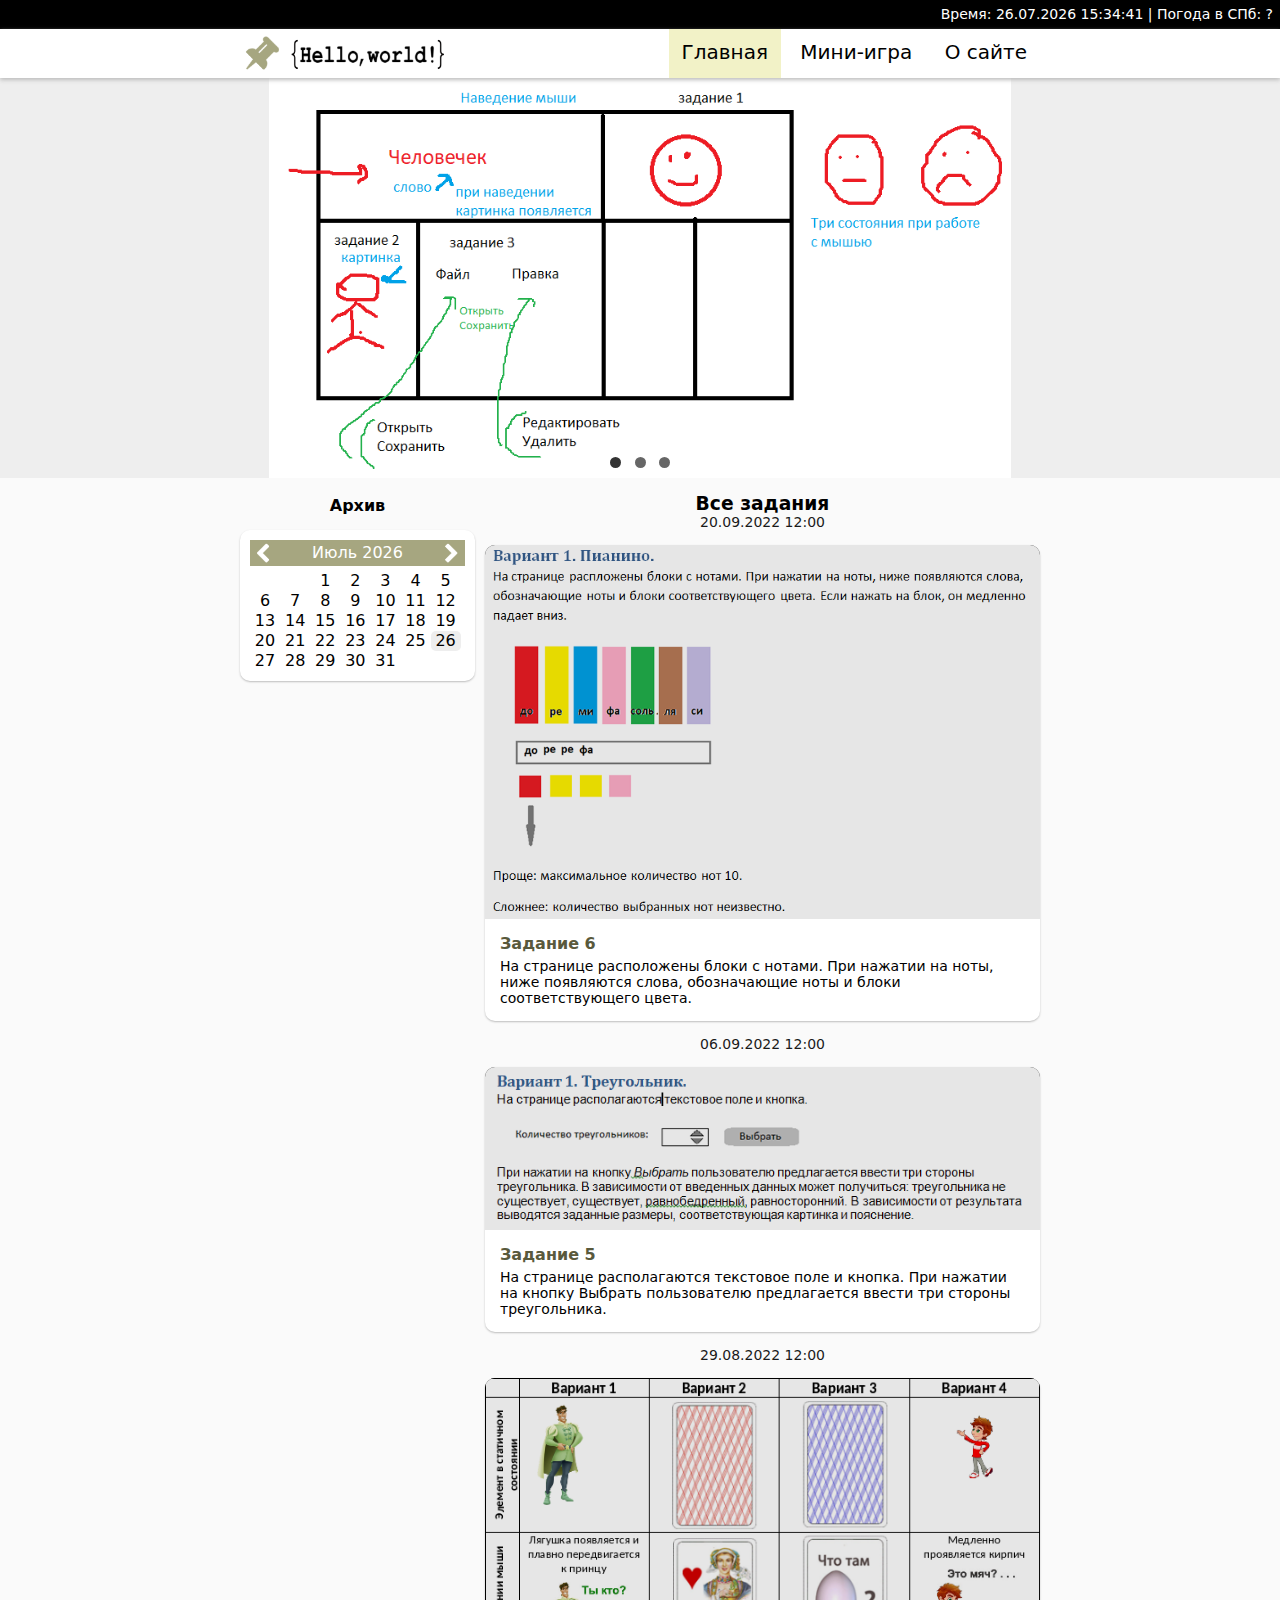
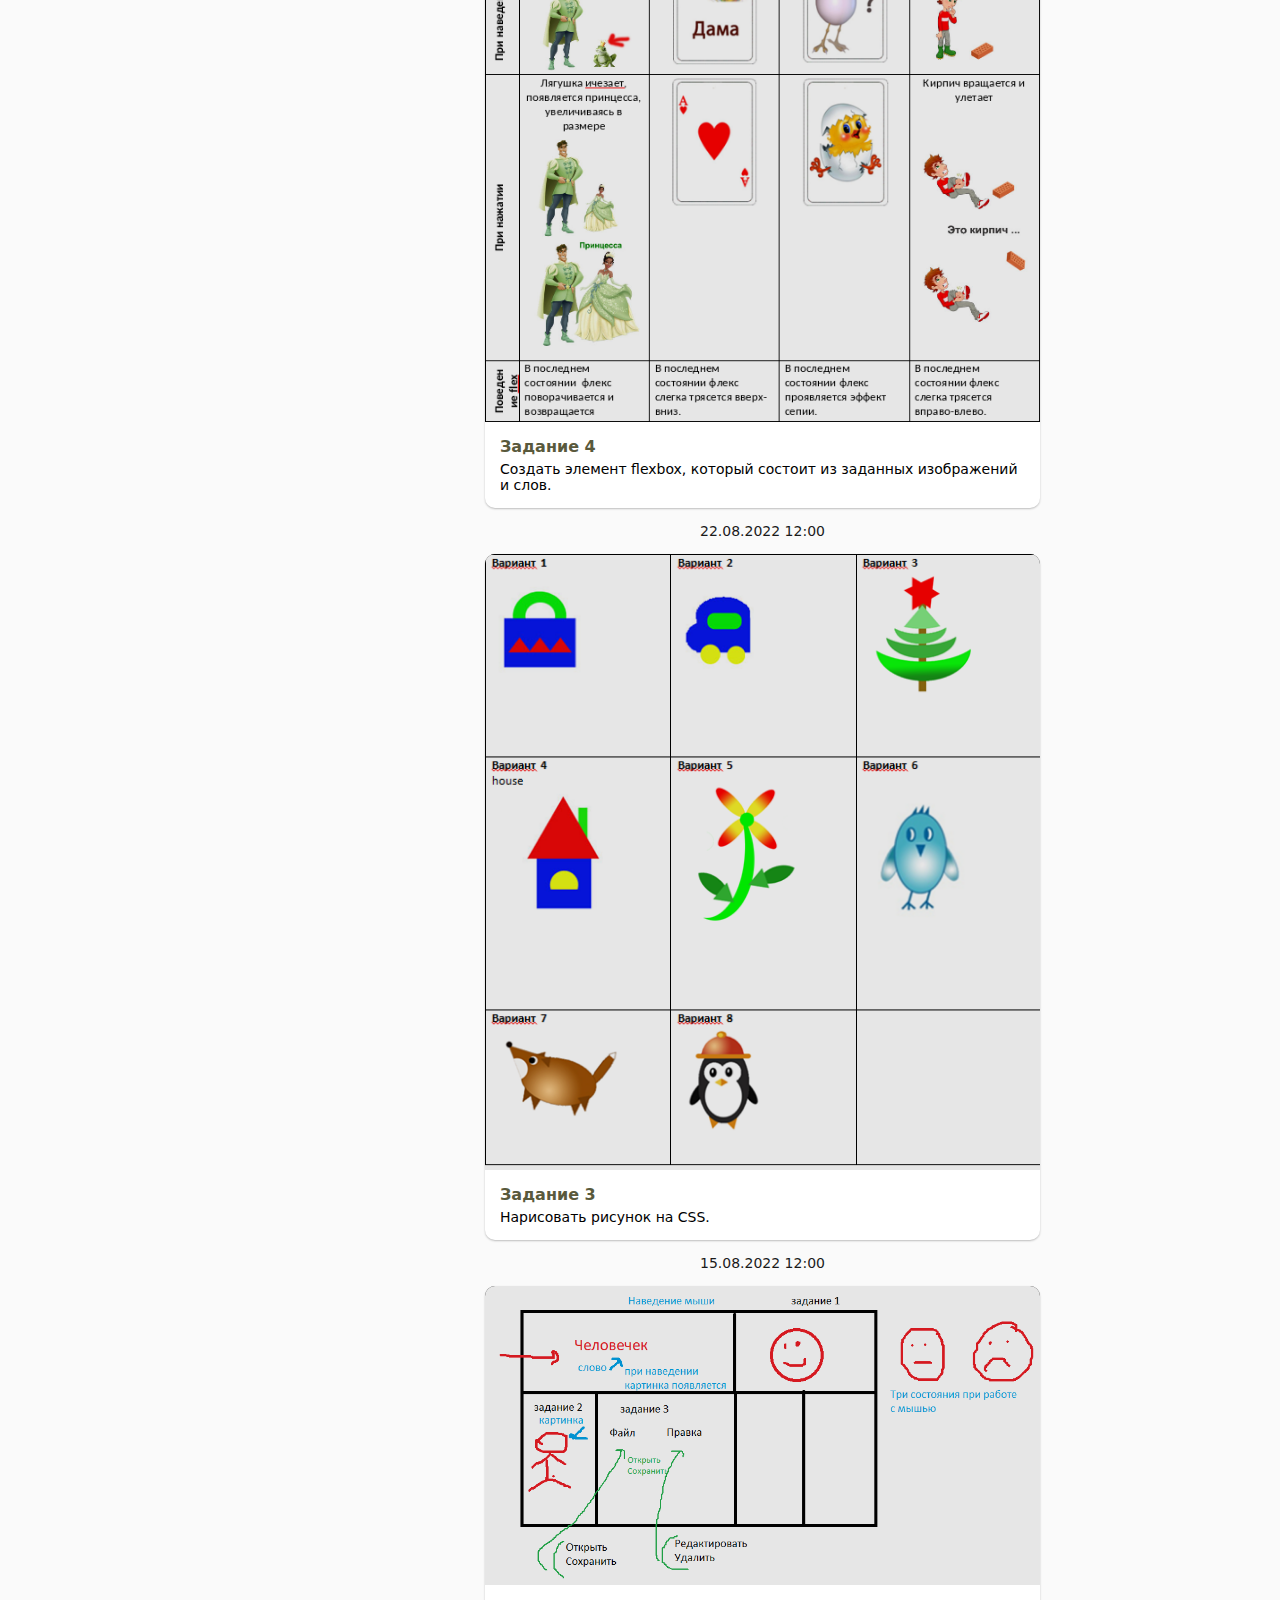
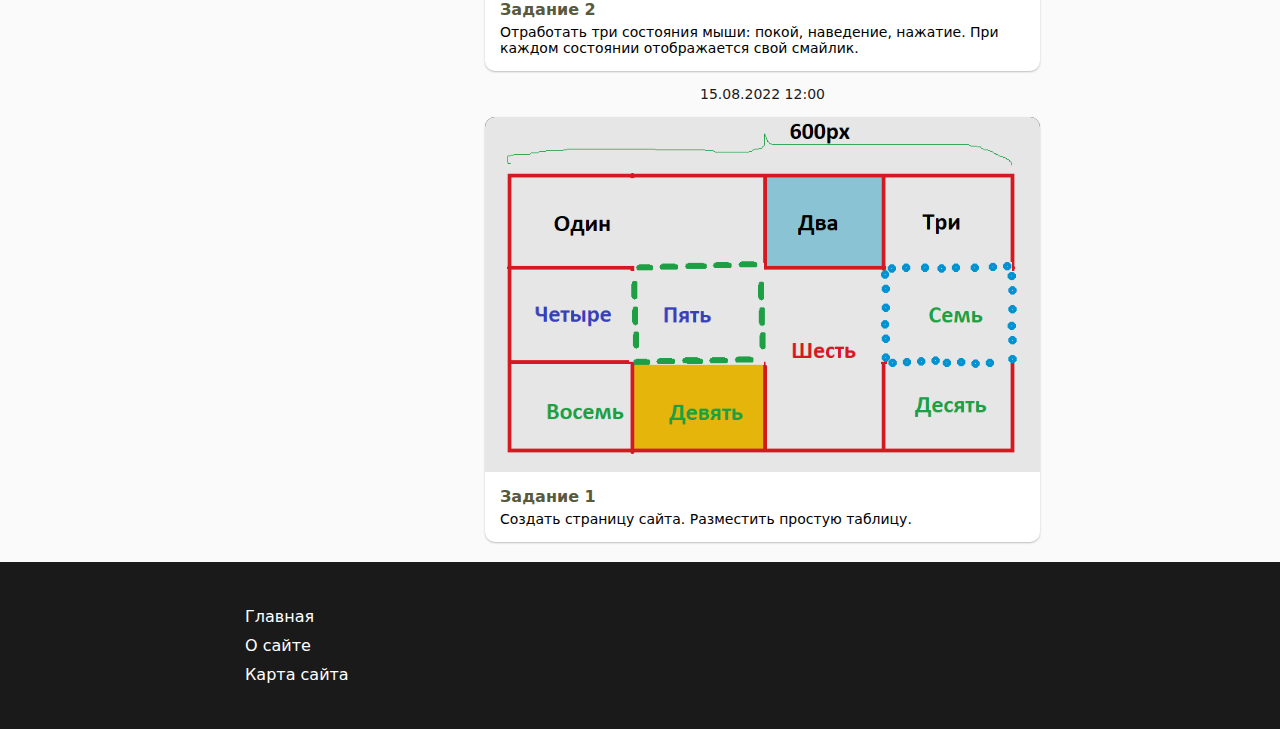
<file: index.html>
<!DOCTYPE html>
<html>
    <head>
        <meta charset="utf-8">
        <title>Hello, world!</title>
        <link rel="icon" type="image/x-icon" href="img/favicon.ico">
        <meta name="viewport" content="width=device-width, initial-scale=1, maximum-scale=1, minimum-scale=1">
        <link rel="stylesheet" href="css/style.css">
    </head>
    <body>
        <header>
            <div class="topbar">
                <span>Время: </span>
                <span id="time"></span>
                <span>| Погода в СПб: </span>
                <span id="weather"></span>
            </div>
            <div id="header">
                <div id="menu" class="c-center">
                    <img id="btnclose" src="img/close.png">
                    <img class="logo" src="img/logo.png">
                    <ul>
                        <a href="index.html"><li class="selected">Главная</li></a>
                        <a href="play.html"><li>Мини-игра</li></a>
                        <a href="about.html"><li>О сайте</li></a>
                    </ul>
                </div>
                <div class="c-center mobile">
                    <img id="btnmenu" src="img/menu.png">
                </div>
            </div>
        </header>
        <div class="slider">
            <ul class="slides">
                <input type="radio" name="radio-btn" id="img-1" checked>
                <div class="slide-container">
                    <div class="slide">
                        <img src="img/mouse1.png">
                    </div>
                    <div class="nav">
                        <label for="img-3" class="prev"><img src="img/left.png"></label>
                        <label for="img-2" class="next"><img src="img/right.png"></label>
                    </div>
                </div>
                <input type="radio" name="radio-btn" id="img-2">
                <div class="slide-container">
                    <div class="slide">
                      <img src="img/Безымянный.png">
                    </div>
                    <div class="nav">
                        <label for="img-1" class="prev"><img src="img/left.png"></label>
                        <label for="img-3" class="next"><img src="img/right.png"></label>
                    </div>
                </div>
                <input type="radio" name="radio-btn" id="img-3">
                <div class="slide-container">
                    <div class="slide">
                      <img src="img/задание.PNG">
                    </div>
                    <div class="nav">
                        <label for="img-2" class="prev"><img src="img/left.png"></label>
                        <label for="img-1" class="next"><img src="img/right.png"></label>
                    </div>
                </div>
                <div class="nav-dots">
                    <label for="img-1" class="nav-dot" id="img-dot-1"></label>
                    <label for="img-2" class="nav-dot" id="img-dot-2"></label>
                    <label for="img-3" class="nav-dot" id="img-dot-3"></label>
                </div>
            </ul>
        </div>
        <div class="container mainpage">
            <div class="c-center">
                <div class="c-left">
                    <h4>Архив</h4>
                    <div class="c-box" id="calendar"></div>
                </div>
                <div id="content" class="c-right"></div>
            </div>
        </div>
        <footer>
            <div class="footer">
                <div class="c-center">
                    <ul>
                        <a href="index.html"><li>Главная</li></a>
                        <a href="about.html"><li>О сайте</li></a>
                        <a href="sitemap.html"><li>Карта сайта</li></a>
                    </ul>
                </div>
            </div>
        </footer>
        <script src="js/index.js"></script>
        <script>
(function () {
    window.addEventListener("load", function () {
        myBlog.load();
    });
})();
        </script>
    </body>
</html>
</file>
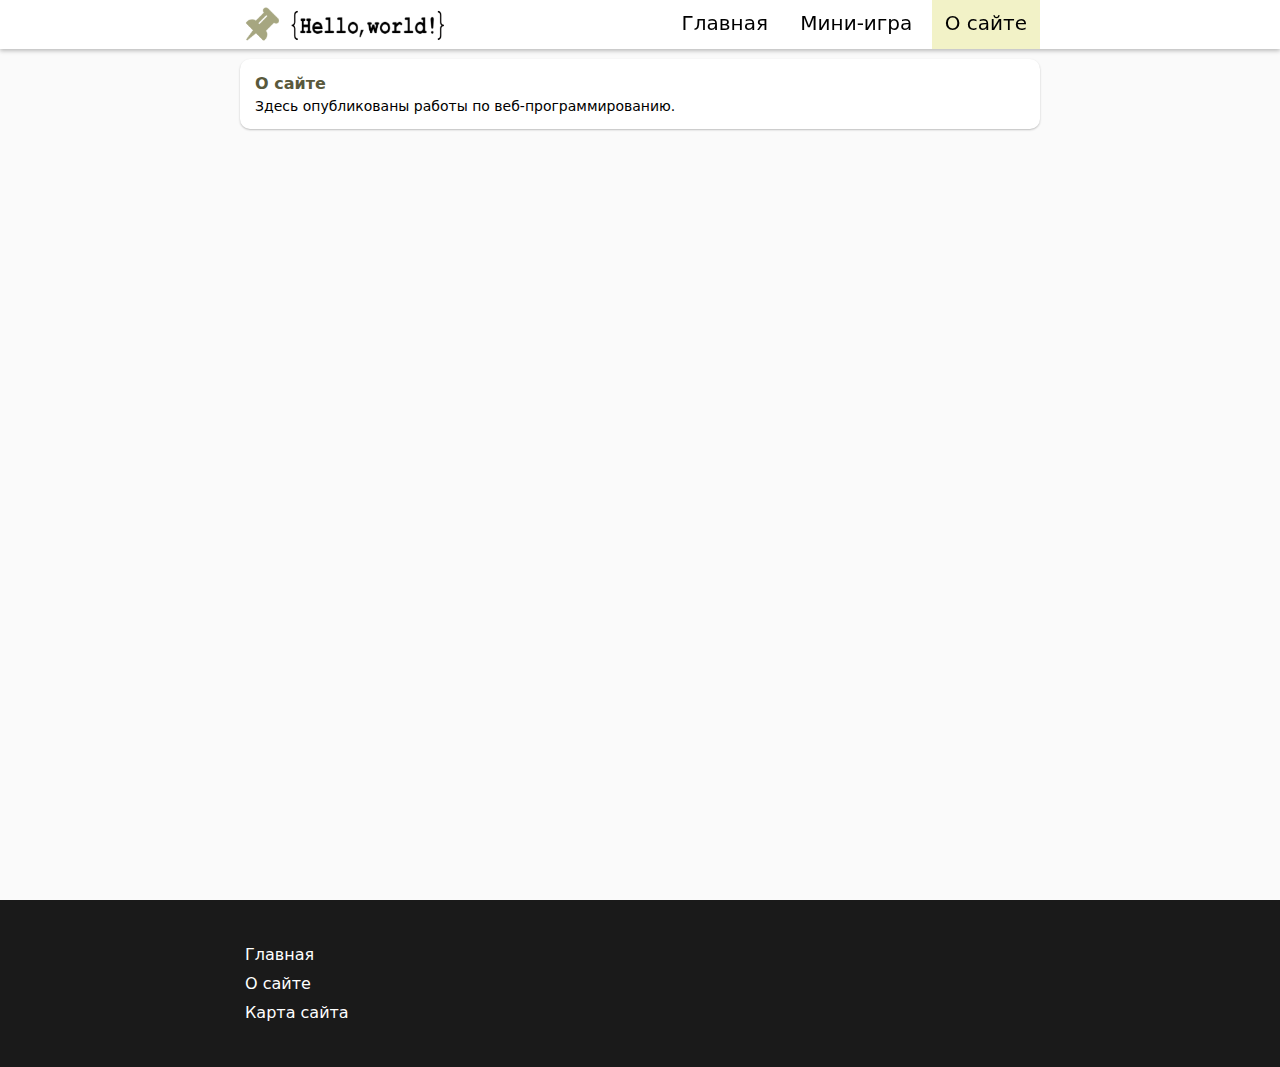
<file: about.html>
<!DOCTYPE html>
<html>
    <head>
        <meta charset="utf-8">
        <title>О сайте | Hello, world!</title>
        <link rel="icon" type="image/x-icon" href="img/favicon.ico">
        <meta name="viewport" content="width=device-width, initial-scale=1, maximum-scale=1, minimum-scale=1">
        <link rel="stylesheet" href="css/style.css">
    </head>
    <body>
        <header>
            <div id="header">
                <div id="menu" class="c-center">
                    <img id="btnclose" src="img/close.png">
                    <img class="logo" src="img/logo.png">
                    <ul>
                        <a href="index.html"><li>Главная</li></a>
                        <a href="play.html"><li>Мини-игра</li></a>
                        <a href="about.html"><li class="selected">О сайте</li></a>
                    </ul>
                </div>
                <div class="c-center mobile">
                    <img id="btnmenu" src="img/menu.png">
                </div>
            </div>
        </header>
        <div class="container">
            <div class="c-center">
                <article>
                    <div class="c-box">
                        <h4>О сайте</h4>
                        <p>Здесь опубликованы работы по веб-программированию.</p>
                    </div>
                </article>
            </div>
        </div>
        <footer>
            <div class="footer">
                <div class="c-center">
                    <ul>
                        <a href="index.html"><li>Главная</li></a>
                        <a href="about.html"><li>О сайте</li></a>
                        <a href="sitemap.html"><li>Карта сайта</li></a>
                    </ul>
                </div>
            </div>
        </footer>
        <script src="js/index.js"></script>
    </body>
</html>
</file>
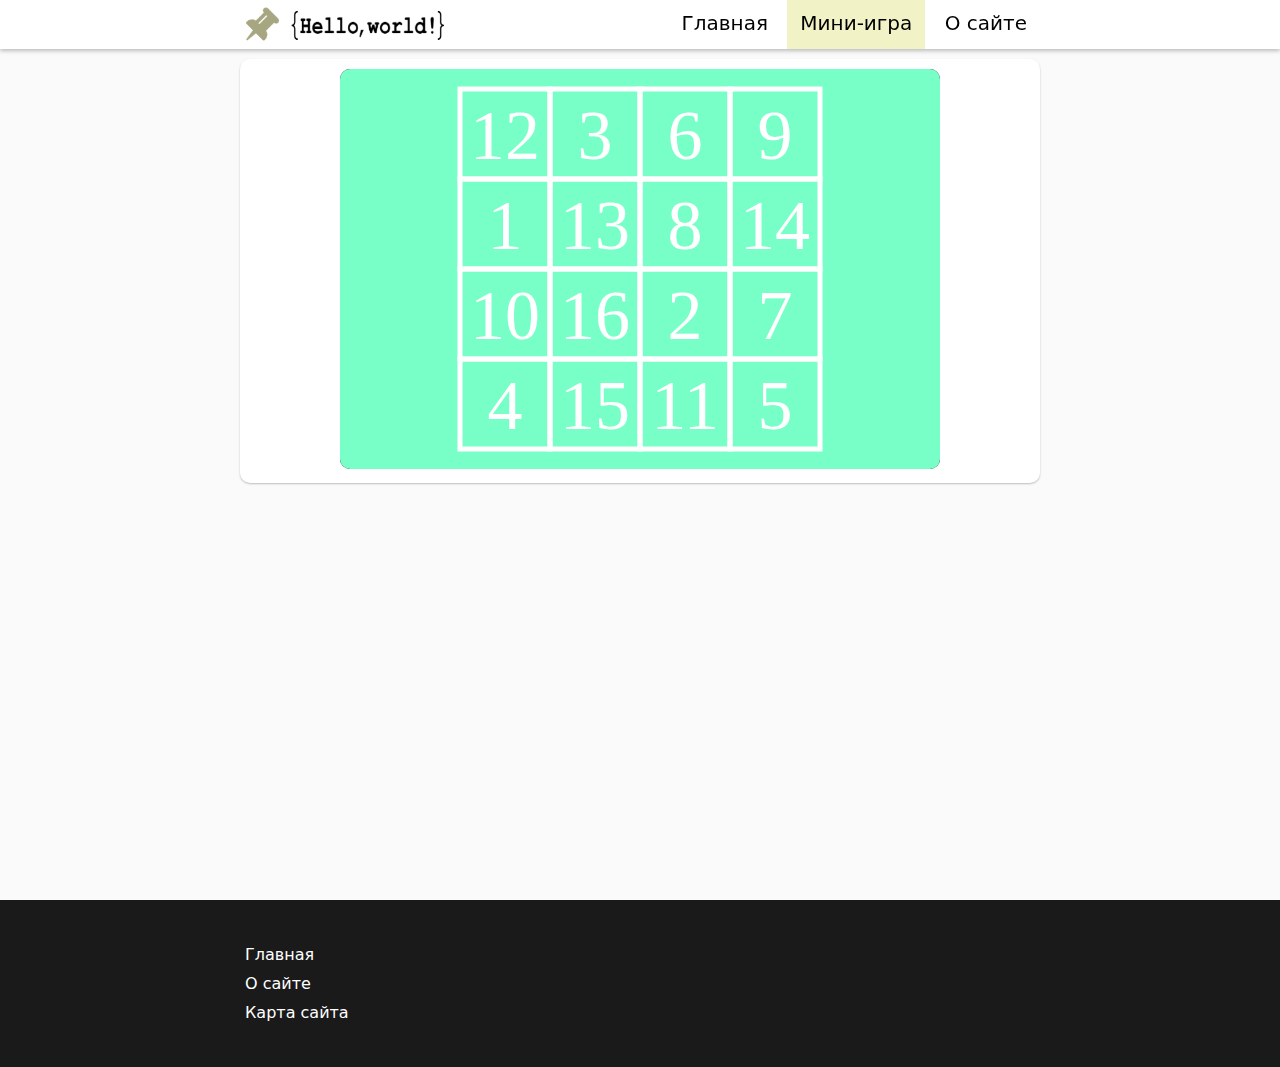
<file: play.html>
<!DOCTYPE html>
<html>
    <head>
        <meta charset="utf-8">
        <title>Мини-игра | Hello, world!</title>
        <link rel="icon" type="image/x-icon" href="img/favicon.ico">
        <meta name="viewport" content="width=device-width, initial-scale=1, maximum-scale=1, minimum-scale=1">
        <link rel="stylesheet" href="css/style.css">
    </head>
    <body>
        <header>
            <div id="header">
                <div id="menu" class="c-center">
                    <img id="btnclose" src="img/close.png">
                    <img class="logo" src="img/logo.png">
                    <ul>
                        <a href="index.html"><li>Главная</li></a>
                        <a href="play.html"><li class="selected">Мини-игра</li></a>
                        <a href="about.html"><li>О сайте</li></a>
                    </ul>
                </div>
                <div class="c-center mobile">
                    <img id="btnmenu" src="img/menu.png">
                </div>
            </div>
        </header>
        <div class="container">
            <div class="c-center">
                <div id="app" style="text-align:center;" class="c-box example"></div>
            </div>
        </div>
        <footer>
            <div class="footer">
                <div class="c-center">
                    <ul>
                        <a href="index.html"><li>Главная</li></a>
                        <a href="about.html"><li>О сайте</li></a>
                        <a href="sitemap.html"><li>Карта сайта</li></a>
                    </ul>
                </div>
            </div>
        </footer>
        <script src="js/index.js"></script>
        <script src="js/play.js"></script>
    </body>
</html>
</file>
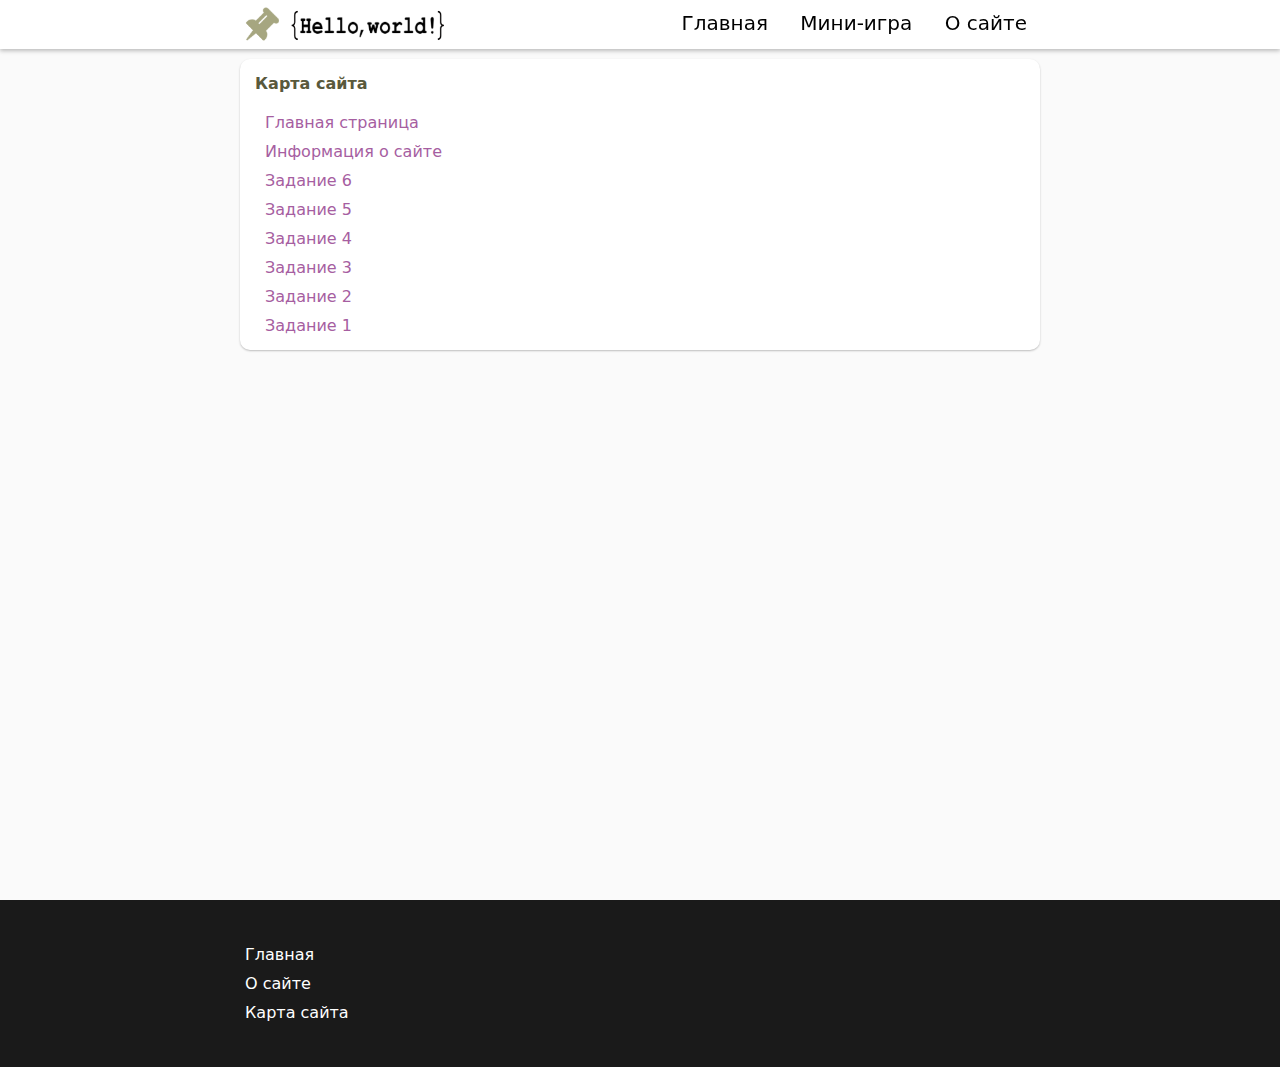
<file: sitemap.html>
<!DOCTYPE html>
<html>
    <head>
        <meta charset="utf-8">
        <title>Карта сайта | Hello, world!</title>
        <link rel="icon" type="image/x-icon" href="img/favicon.ico">
        <meta name="viewport" content="width=device-width, initial-scale=1, maximum-scale=1, minimum-scale=1">
        <link rel="stylesheet" href="css/style.css">
    </head>
    <body>
        <header>
            <div id="header">
                <div id="menu" class="c-center">
                    <img id="btnclose" src="img/close.png">
                    <img class="logo" src="img/logo.png">
                    <ul>
                        <a href="index.html"><li>Главная</li></a>
                        <a href="play.html"><li>Мини-игра</li></a>
                        <a href="about.html"><li>О сайте</li></a>
                    </ul>
                </div>
                <div class="c-center mobile">
                    <img id="btnmenu" src="img/menu.png">
                </div>
            </div>
        </header>
        <div class="container">
            <div class="c-center">
                <article>
                    <div class="c-box">
                        <h4>Карта сайта</h4>
                        <ul>
                            <a href="index.html"><li>Главная страница</li></a>
                            <a href="about.html"><li>Информация о сайте</li></a>
                            <a href="pages/js-element.html"><li>Задание 6</li></a>
                            <a href="pages/strojka.html"><li>Задание 5</li></a>
                            <a href="pages/flexbox.html"><li>Задание 4</li></a>
                            <a href="pages/picture-css.html"><li>Задание 3</li></a>
                            <a href="pages/links.html"><li>Задание 2</li></a>
                            <a href="pages/table.html"><li>Задание 1</li></a>
                        </ul>
                    </div>
                </article>
            </div>
        </div>
        <footer>
            <div class="footer">
                <div class="c-center">
                    <ul>
                        <a href="index.html"><li>Главная</li></a>
                        <a href="about.html"><li>О сайте</li></a>
                        <a href="sitemap.html"><li>Карта сайта</li></a>
                    </ul>
                </div>
            </div>
        </footer>
        <script src="js/index.js"></script>
    </body>
</html>
</file>
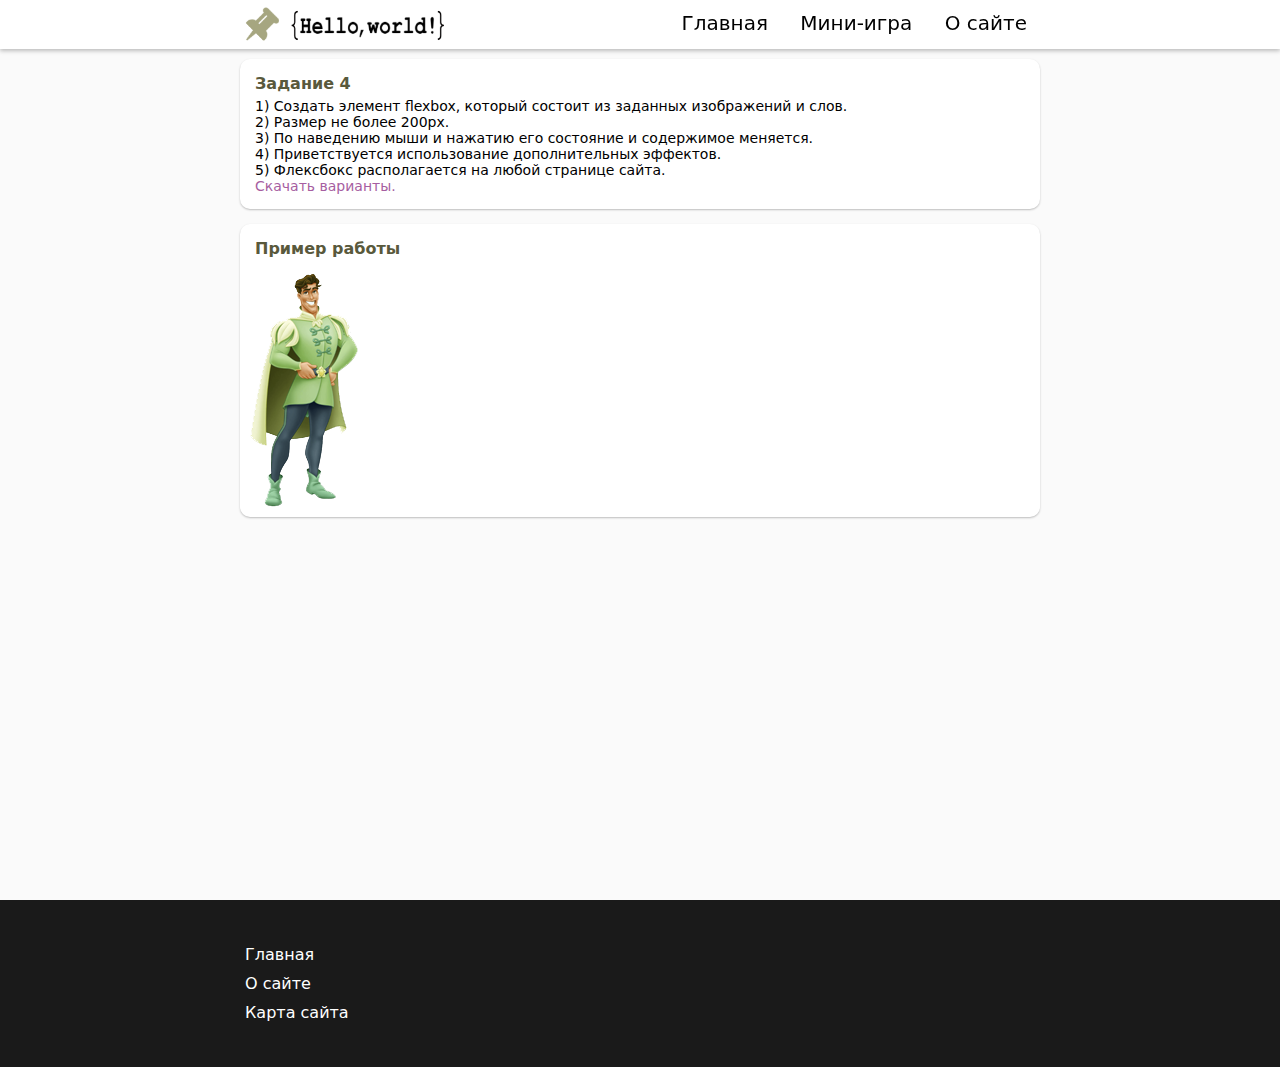
<file: pages/flexbox.html>
<!DOCTYPE html>
<html>
    <head>
        <meta charset="utf-8">
        <title>Задание 4 | Hello, world!</title>
        <link rel="icon" type="image/x-icon" href="../img/favicon.ico">
        <meta name="viewport" content="width=device-width, initial-scale=1, maximum-scale=1, minimum-scale=1">
        <link rel="stylesheet" href="../css/style.css">
        <style>
.frog {
    display: flex;
    align-items: flex-end;
    position: relative;
    max-width: 271px;
}
.frog:active .frog3, .frog:not(:active) .frog2, .frog:not(:hover) .frog3 {
    visibility: hidden;
}
.frog:active {
    animation: frog 2s;
}
.frog:active .frog2 {
    animation: frog2 1s;
    transform-origin: bottom;
}
.frog:hover .frog3 {
    transform: translateX(-150px);
    animation: frog3 1s;
}
.frogtext {
    position: absolute;
    font-size: 18px;
    font-weight: bold;
    color: #008000;
    left: 120px;
    top: 0;
}
.frog:hover .frogtext::after {
    content: "Ты кто?";
}
.frog:active .frogtext::after {
    content: "Принцесса";
}
@keyframes frog {
    50% {
        transform: rotateZ(0deg);
    }
    to {
        transform: rotateZ(360deg);
    }
}
@keyframes frog2 {
    from {
        transform: scaleY(0);
    }
}
@keyframes frog3 {
    from {
        transform: translateX(0);
    }
}
</style>
    </head>
    <body>
        <header>
            <div id="header">
                <div id="menu" class="c-center">
                    <img id="btnclose" src="../img/close.png">
                    <img class="logo" src="../img/logo.png">
                    <ul>
                        <a href="../index.html"><li>Главная</li></a>
                        <a href="../play.html"><li>Мини-игра</li></a>
                        <a href="../about.html"><li>О сайте</li></a>
                    </ul>
                </div>
                <div class="c-center mobile">
                    <img id="btnmenu" src="../img/menu.png">
                </div>
            </div>
        </header>
        <div class="container">
            <div class="c-center">
                <article>
                    <div class="c-box">
                        <h4>Задание 4</h4>
                        <p>1) Создать элемент flexbox, который состоит  из заданных изображений и слов.<br>
2) Размер не более 200px.<br>
3) По наведению мыши и нажатию его состояние и содержимое меняется.<br>
4) Приветствуется использование дополнительных эффектов.<br>
5) Флексбокс располагается на любой странице сайта.<br>
<a href="../img/Безымянный.png" download>Скачать варианты.</a></p>
                    </div>
                    <div class="c-box">
                        <h4>Пример работы</h4>
                        <div class="example">
                            <div class="frog">
                                <img class="frog1" src="../img/mini-frog1.png">
                                <div class="frogtext"></div>
                                <img class="frog2" src="../img/mini-frog2.png">
                                <img class="frog3" src="../img/mini-frog3.png">
                            </div>
                        </div>
                    </div>
                </article>
            </div>
        </div>
        <footer>
            <div class="footer">
                <div class="c-center">
                    <ul>
                        <a href="../index.html"><li>Главная</li></a>
                        <a href="../about.html"><li>О сайте</li></a>
                        <a href="../sitemap.html"><li>Карта сайта</li></a>
                    </ul>
                </div>
            </div>
        </footer>
        <script src="../js/index.js"></script>
    </body>
</html>
</file>
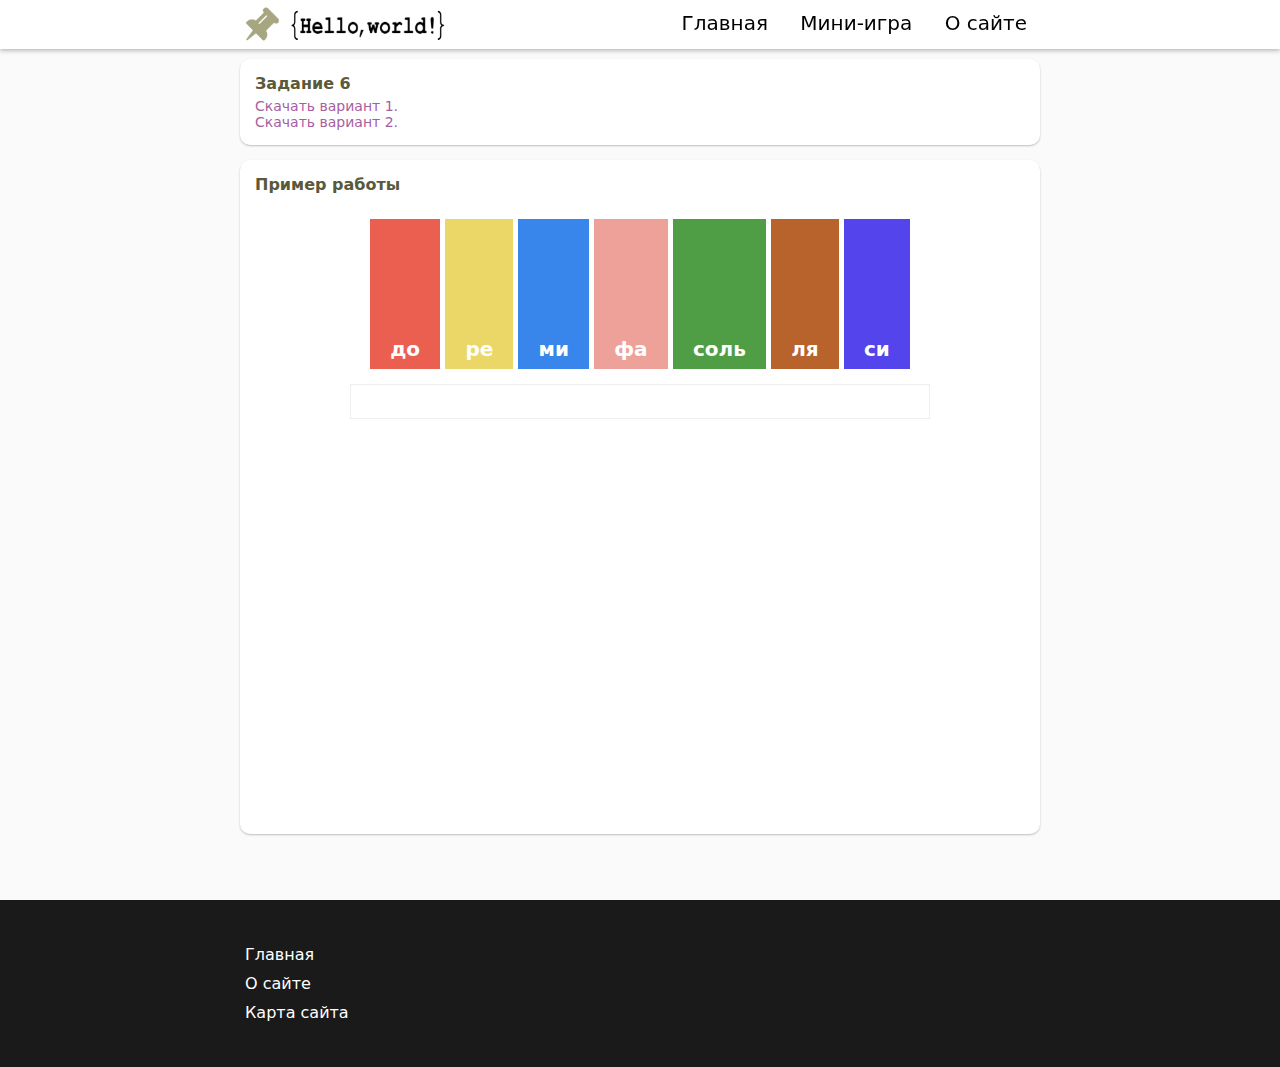
<file: pages/js-element.html>
<!DOCTYPE html>
<html>
    <head>
        <meta charset="utf-8">
        <title>Задание 6 | Hello, world!</title>
        <link rel="icon" type="image/x-icon" href="../img/favicon.ico">
        <meta name="viewport" content="width=device-width, initial-scale=1, maximum-scale=1, minimum-scale=1">
        <link rel="stylesheet" href="../css/style.css">
        <style>
.app {
    width: 100%;
    max-width: 600px;
    margin: 0 auto;
}
#notelist {
    width: 100%;
    display: inline-flex;
    list-style-type: none;
    user-select: none;
    color: #ffffff;
    font-size: 20px;
    font-weight: bold;
}
#notelist li {
    line-height: 250px;
    height: 150px;
    cursor: pointer;
    text-align: center;
    flex: 1 1 auto;
}
#notelist li:not(:first-child) {
    margin-left: 5px;
}
#notelist li:active {
    transform: translateY(-5%);
}
#notetext {
    width: 100%;
    padding: 5px;
    font-size: 20px;
    margin: 5px 0;
    border: 1px solid #eeeeee;
    outline: none;
}
#noteanim {
    position: relative;
    height: 400px;
}
#noteanim .box {
    position: absolute;
    height: 40px;
}
</style>
    </head>
    <body>
        <header>
            <div id="header">
                <div id="menu" class="c-center">
                    <img id="btnclose" src="../img/close.png">
                    <img class="logo" src="../img/logo.png">
                    <ul>
                        <a href="../index.html"><li>Главная</li></a>
                        <a href="../play.html"><li>Мини-игра</li></a>
                        <a href="../about.html"><li>О сайте</li></a>
                    </ul>
                </div>
                <div class="c-center mobile">
                    <img id="btnmenu" src="../img/menu.png">
                </div>
            </div>
        </header>
        <div class="container">
            <div class="c-center">
                <article>
                    <div class="c-box">
                        <h4>Задание 6</h4>
                        <p>
                            <a href="../img/image.png" download>Скачать вариант 1.</a><br>
                            <a href="../img/image2.png" download>Скачать вариант 2.</a>
                        </p>
                    </div>
                    <div class="c-box">
                        <h4>Пример работы</h4>
                        <div class="app example">
                            <ul id="notelist"></ul>
                            <input id="notetext" type="text" readonly />
                            <div id="noteanim"></div>
                        </div>
                    </div>
                </article>
            </div>
        </div>
        <footer>
            <div class="footer">
                <div class="c-center">
                    <ul>
                        <a href="../index.html"><li>Главная</li></a>
                        <a href="../about.html"><li>О сайте</li></a>
                        <a href="../sitemap.html"><li>Карта сайта</li></a>
                    </ul>
                </div>
            </div>
        </footer>
        <script src="../js/index.js"></script>
        <script>(function () {
    window.Notes = {};
    Notes.notes = ["до", "ре", "ми", "фа", "соль", "ля", "си"];
    Notes.colors = ["#EB5F50", "#EBD767", "#3886EB", "#EEA198", "#4F9E46", "#B8632C", "#5444EB"];
    Notes.waitingChilds = [];
    Notes.list = [];
    Notes.update = function () {
        var el,
            rect,
            alpha = 0,
            offset = 0,
            min_y = 400,
            bodyRect = noteanim.getBoundingClientRect();
        for (var i = noteanim.children.length - 1; i >= 0; i--) {
            el = noteanim.children[i];
            rect = el.getBoundingClientRect();
            offset = rect.top - bodyRect.top;
            if (min_y > offset) {
                min_y = offset;
            }
            if (offset > 300) {
                alpha = parseFloat(el.style.opacity) - 0.05;
                if (alpha <= 0) {
                    el.remove();
                    continue;
                }
                try {
                    el.style.opacity = alpha;
                } catch (e) { }
            }
            el.style.top = (offset + 1) + "px";
        }
        if (Notes.waitingChilds.length > 0 && min_y > 50) {
            noteanim.append(Notes.waitingChilds[0]);
            Notes.waitingChilds.splice(0, 1);
        }
        requestAnimationFrame(Notes.update);
    };
    window.addEventListener("load", function () {
        var el;
        for (var i = 0; i < Notes.notes.length; i++) {
            el = document.createElement("li");
            el.style.background = Notes.colors[i];
            el.innerText = Notes.notes[i];
            el.onclick = function () {
                var box = document.createElement("div"),
                    rect = this.getBoundingClientRect();
                box.className = "box";
                box.innerText = "";
                box.style.width = rect.width + "px";
                box.style.left = ( rect.left - notelist.getBoundingClientRect().left ) + "px";
                box.style.opacity = 1;
                box.style.background = this.style.background;
                notetext.value += this.innerText + " ";
                Notes.waitingChilds.push(box);
            };
            notelist.appendChild(el);
        }
        requestAnimationFrame(Notes.update);
    });
})();
</script>
    </body>
</html>
</file>
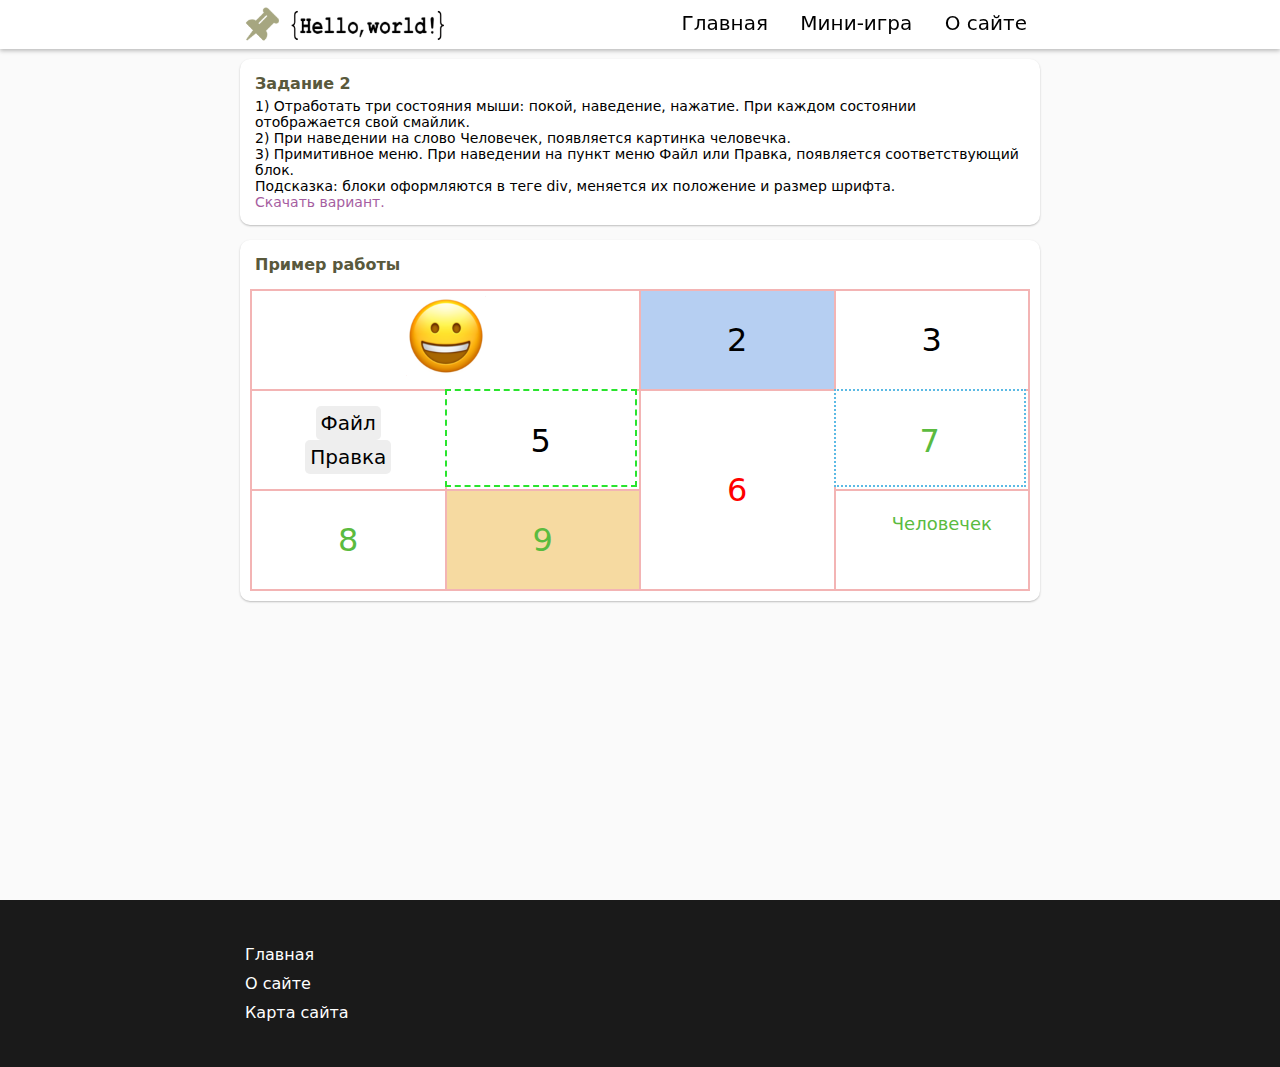
<file: pages/links.html>
<!DOCTYPE html>
<html>
    <head>
        <meta charset="utf-8">
        <title>Задание 2 | Hello, world!</title>
        <link rel="icon" type="image/x-icon" href="../img/favicon.ico">
        <meta name="viewport" content="width=device-width, initial-scale=1, maximum-scale=1, minimum-scale=1">
        <link rel="stylesheet" href="../css/style.css">
        <link rel="stylesheet" href="../css/table.css">
    </head>
    <body>
        <header>
            <div id="header">
                <div id="menu" class="c-center">
                    <img id="btnclose" src="../img/close.png">
                    <img class="logo" src="../img/logo.png">
                    <ul>
                        <a href="../index.html"><li>Главная</li></a>
                        <a href="../play.html"><li>Мини-игра</li></a>
                        <a href="../about.html"><li>О сайте</li></a>
                    </ul>
                </div>
                <div class="c-center mobile">
                    <img id="btnmenu" src="../img/menu.png">
                </div>
            </div>
        </header>
        <div class="container">
            <div class="c-center">
                <article>
                    <div class="c-box">
                        <h4>Задание 2</h4>
                        <p>1) Отработать три состояния мыши: покой, наведение, нажатие. При каждом состоянии отображается свой смайлик.<br>
2) При наведении на слово Человечек, появляется картинка человечка.<br>
3) Примитивное меню. При наведении на пункт меню Файл или Правка, появляется соответствующий блок.<br>
Подсказка: блоки оформляются в теге div, меняется их положение и размер шрифта.<br>
<a href="../img/mouse1.png" download>Скачать вариант.</a></p>
                    </div>
                    <div class="c-box">
                        <h4>Пример работы</h4>
                        <div class="example">
                            <table class="table-container">
                                <tbody>
                                    <tr>
                                        <td colspan="2">
                                            <div class="sm"></div>
                                        </td>
                                        <td  style="background:#b6cff2;">2</td>
                                        <td>3</td>
                                    </tr>
                                    <tr>
                                        <td>
                                            <ul class="menu">
                                                <li>
                                                    <span>Файл</span>
                                                    <ul class="b-menu">
                                                        <li>Открыть</li>
                                                        <li>Сохранить</li>
                                                    </ul>
                                                </li>
                                                <li>
                                                    <span>Правка</span>
                                                    <ul class="b-menu">
                                                        <li>Редактировать</li>
                                                        <li>Удалить</li>
                                                    </ul>
                                                </li>
                                            </ul>
                                        </td>
                                        <td><div class="br-green">5</div></td>
                                        <td rowspan="2" style="color:#ff0000;">6</td>
                                        <td><div class="br-dot">7</div></td>
                                    </tr>
                                    <tr style="color:#5bbb3f;">
                                        <td>8</td>
                                        <td style="background:#f6daa1;">9</td>
                                        <td>
                                            <div class="sm2"></div>
                                        </td>
                                    </tr>
                                </tbody>
                            </table>
                        </div>
                    </div>
                </article>
            </div>
        </div>
        <footer>
            <div class="footer">
                <div class="c-center">
                    <ul>
                        <a href="../index.html"><li>Главная</li></a>
                        <a href="../about.html"><li>О сайте</li></a>
                        <a href="../sitemap.html"><li>Карта сайта</li></a>
                    </ul>
                </div>
            </div>
        </footer>
        <script src="../js/index.js"></script>
    </body>
</html>
</file>
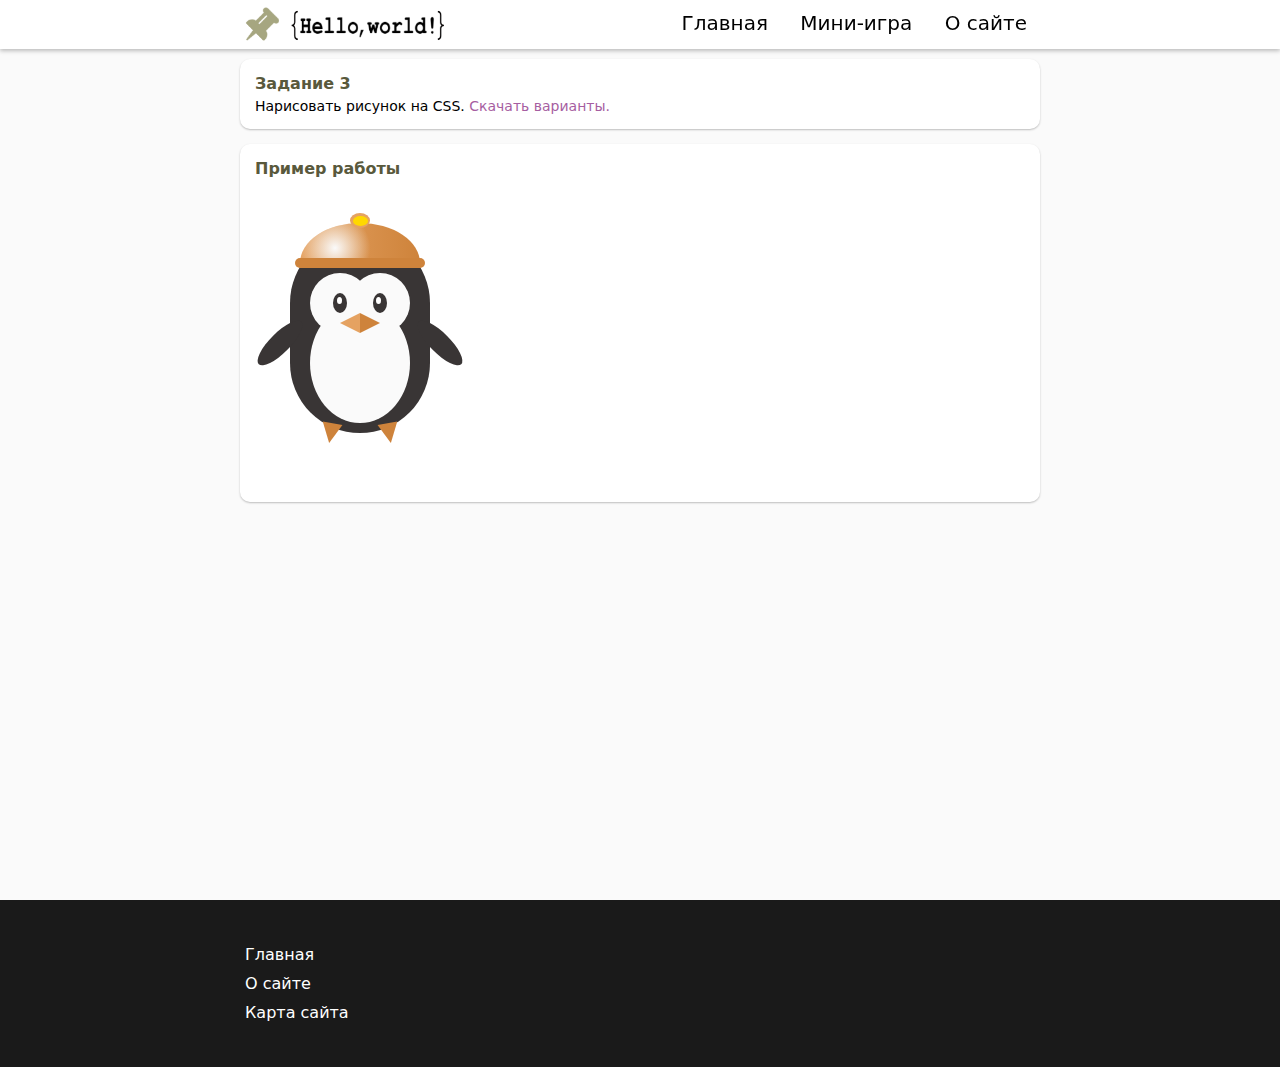
<file: pages/picture-css.html>
<!DOCTYPE html>
<html>
    <head>
        <meta charset="utf-8">
        <title>Задание 3 | Hello, world!</title>
        <link rel="icon" type="image/x-icon" href="../img/favicon.ico">
        <meta name="viewport" content="width=device-width, initial-scale=1, maximum-scale=1, minimum-scale=1">
        <link rel="stylesheet" href="../css/style.css">
        <style>
* {
    margin: 0;
    padding: 0;
    box-sizing: border-box;
}
.figure {
    position: relative;
    width: 140px;
    height: 200px;
    background: #393535;
    border-radius: 100px;
    z-index: 1;
    margin: 50px;
}
.e_1, .e_2, .e_3, .e_4, .e_5, .e_4::after, .e_5::after, .e_6, .e_7, .e_8, .e_9, .e_10, .e_10::after, .e_11, .e_11::after, .e_12, .e_12::after, .e_13 {
    position: absolute;
}
.e_1, .e_2, .e_3 {
    background: #fafafa;
    border-radius: 100%;
}
.e_1 {
    width: 100px;
    height: 120px;
    bottom: 10px;
    left: 20px;
}
.e_2, .e_3 {
    width: 60px;
    height: 60px;
    bottom: 100px;
}
.e_2 {
    left: 20px;
}
.e_3 {
    right: 20px;
}
.e_4, .e_5 {
    width: 14px;
    height: 20px;
    bottom: 120px;
    background: #393535;
    border-radius: 100%;
}
.e_4 {
    left: 43px;
}
.e_5 {
    right: 43px;
}
.e_4::after, .e_5::after {
    content: " ";
    width: 5px;
    height: 7px;
    background: #ffffff;
    position: absolute;
    border-radius: 100%;
    top: 4px;
}
.e_4::after {
    left: 4px;
}
.e_5::after {
    right: 6px;
}
.e_6, .e_7 {
    width: 20px;
    height: 60px;
    bottom: 60px;
    background: #393535;
    border-radius: 100%;
}
.e_6 {
    left: -20px;
    transform: rotateZ(45deg);
}
.e_7 {
    right: -20px;
    transform: rotateZ(-45deg);
}
.e_8, .e_9 {
    width: 0;
    height: 0;
    border: 10px solid transparent;
    border-top: 20px solid #ce833b;
    bottom: -20px;
    z-index: -1;
}
.e_8 {
    left: 30px;
    transform: rotateZ(10deg);
}
.e_9 {
    right: 30px;
    transform: rotateZ(-10deg);
}
.e_10, .e_10::after {
    width: 0;
    height: 0;
    border: 20px solid transparent;
}
.e_10 {
    left: 30px;
    border-right: 20px solid #e5a261;
    transform: scaleY(0.5);
    bottom: 90px;
}
.e_10::after {
    content: " ";
    left: 20px;
    border-left: 20px solid #ce833b;
    bottom: -20px;
}
.e_11 {
    width: 120px;
    height: 40px;
    background: linear-gradient(to right, #e5a261, #ce833b);
    top: -10px;
    left: 10px;
    border-radius: 50% 50% 0 0 / 100% 100% 0 0;
    overflow: hidden;
}
.e_11::after {
    content: " ";
    width: 100px;
    height: 100px;
    background: radial-gradient(#fafafa, transparent 50%);
    top: -25px;
    left: -15px;
}
.e_12 {
    width: 20px;
    height: 15px;
    background: #e5a261;
    top: -20px;
    left: 60px;
    border-radius: 100%;
}
.e_12::after {
    content: " ";
    width: 15px;
    height: 10px;
    background: #ffd800;
    top: 2.5px;
    left: 2.5px;
    border-radius: 100%;
}
.e_13 {
    width: 130px;
    height: 10px;
    background: #ce833b;
    top: 25px;
    left: 5px;
    border-radius: 5px;
}
</style>
    </head>
    <body>
        <header>
            <div id="header">
                <div id="menu" class="c-center">
                    <img id="btnclose" src="../img/close.png">
                    <img class="logo" src="../img/logo.png">
                    <ul>
                        <a href="../index.html"><li>Главная</li></a>
                        <a href="../play.html"><li>Мини-игра</li></a>
                        <a href="../about.html"><li>О сайте</li></a>
                    </ul>
                </div>
                <div class="c-center mobile">
                    <img id="btnmenu" src="../img/menu.png">
                </div>
            </div>
        </header>
        <div class="container">
            <div class="c-center">
                <article>
                    <div class="c-box">
                        <h4>Задание 3</h4>
                        <p>Нарисовать рисунок на CSS. <a href="../img/задание.PNG" download>Скачать варианты.</a></p>
                    </div>
                    <div class="c-box">
                        <h4>Пример работы</h4>
                        <div class="figure">
                            <div class="e_1"></div>
                            <div class="e_2"></div>
                            <div class="e_3"></div>
                            <div class="e_4"></div>
                            <div class="e_5"></div>
                            <div class="e_6"></div>
                            <div class="e_7"></div>
                            <div class="e_8"></div>
                            <div class="e_9"></div>
                            <div class="e_10"></div>
                            <div class="e_11"></div>
                            <div class="e_12"></div>
                            <div class="e_13"></div>
                        </div><br>
                    </div>
                </article>
            </div>
        </div>
        <footer>
            <div class="footer">
                <div class="c-center">
                    <ul>
                        <a href="../index.html"><li>Главная</li></a>
                        <a href="../about.html"><li>О сайте</li></a>
                        <a href="../sitemap.html"><li>Карта сайта</li></a>
                    </ul>
                </div>
            </div>
        </footer>
        <script src="../js/index.js"></script>
    </body>
</html>
</file>
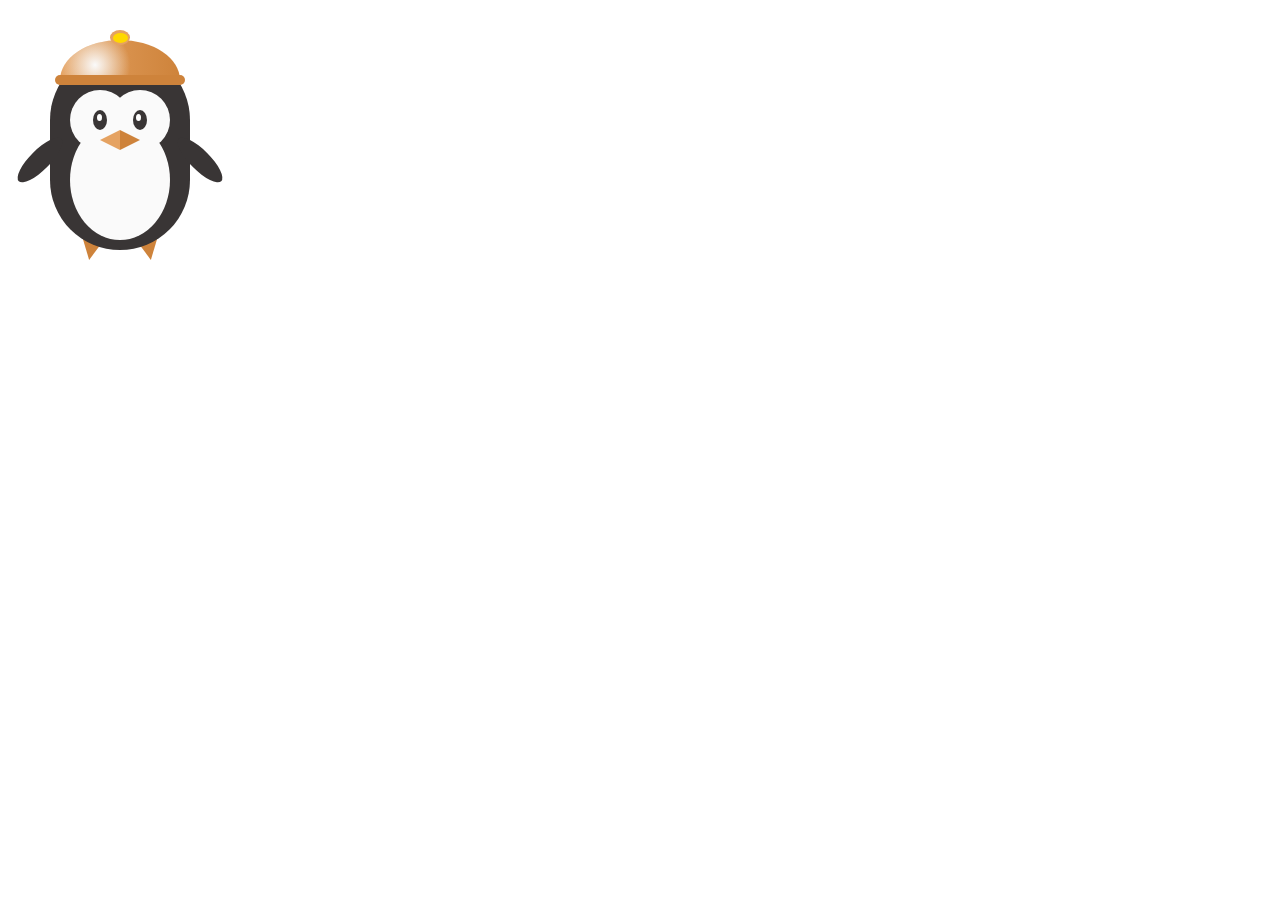
<file: pages/table.html>
<!DOCTYPE html>
<html>
<head>
    <meta charset="utf-8">
    <style>
* {
    margin: 0;
    padding: 0;
    box-sizing: border-box;
}
.figure {
    position: relative;
    width: 140px;
    height: 200px;
    background: #393535;
    border-radius: 100px;
    margin: 50px;
}
.e_1, .e_2, .e_3, .e_4, .e_5, .e_4::after, .e_5::after, .e_6, .e_7, .e_8, .e_9, .e_10, .e_10::after, .e_11, .e_11::after, .e_12, .e_12::after, .e_13 {
    position: absolute;
}
.e_1, .e_2, .e_3 {
    background: #fafafa;
    border-radius: 100%;
}
.e_1 {
    width: 100px;
    height: 120px;
    bottom: 10px;
    left: 20px;
}
.e_2, .e_3 {
    width: 60px;
    height: 60px;
    bottom: 100px;
}
.e_2 {
    left: 20px;
}
.e_3 {
    right: 20px;
}
.e_4, .e_5 {
    width: 14px;
    height: 20px;
    bottom: 120px;
    background: #393535;
    border-radius: 100%;
}
.e_4 {
    left: 43px;
}
.e_5 {
    right: 43px;
}
.e_4::after, .e_5::after {
    content: " ";
    width: 5px;
    height: 7px;
    background: #ffffff;
    position: absolute;
    border-radius: 100%;
    top: 4px;
}
.e_4::after {
    left: 4px;
}
.e_5::after {
    right: 6px;
}
.e_6, .e_7 {
    width: 20px;
    height: 60px;
    bottom: 60px;
    background: #393535;
    border-radius: 100%;
}
.e_6 {
    left: -20px;
    transform: rotateZ(45deg);
}
.e_7 {
    right: -20px;
    transform: rotateZ(-45deg);
}
.e_8, .e_9 {
    width: 0;
    height: 0;
    border: 10px solid transparent;
    border-top: 20px solid #ce833b;
    bottom: -20px;
    z-index: -1;
}
.e_8 {
    left: 30px;
    transform: rotateZ(10deg);
}
.e_9 {
    right: 30px;
    transform: rotateZ(-10deg);
}
.e_10, .e_10::after {
    width: 0;
    height: 0;
    border: 20px solid transparent;
}
.e_10 {
    left: 30px;
    border-right: 20px solid #e5a261;
    transform: scaleY(0.5);
    bottom: 90px;
}
.e_10::after {
    content: " ";
    left: 20px;
    border-left: 20px solid #ce833b;
    bottom: -20px;
}
.e_11 {
    width: 120px;
    height: 40px;
    background: linear-gradient(to right, #e5a261, #ce833b);
    top: -10px;
    left: 10px;
    border-radius: 50% 50% 0 0 / 100% 100% 0 0;
    overflow: hidden;
}
.e_11::after {
    content: " ";
    width: 100px;
    height: 100px;
    background: radial-gradient(#fafafa, transparent 50%);
    top: -25px;
    left: -15px;
}
.e_12 {
    width: 20px;
    height: 15px;
    background: #e5a261;
    top: -20px;
    left: 60px;
    border-radius: 100%;
}
.e_12::after {
    content: " ";
    width: 15px;
    height: 10px;
    background: #ffd800;
    top: 2.5px;
    left: 2.5px;
    border-radius: 100%;
}
.e_13 {
    width: 130px;
    height: 10px;
    background: #ce833b;
    top: 25px;
    left: 5px;
    border-radius: 5px;
}
    </style>
</head>
<body>
    <div class="figure">
        <div class="e_1"></div>
        <div class="e_2"></div>
        <div class="e_3"></div>
        <div class="e_4"></div>
        <div class="e_5"></div>
        <div class="e_6"></div>
        <div class="e_7"></div>
        <div class="e_8"></div>
        <div class="e_9"></div>
        <div class="e_10"></div>
        <div class="e_11"></div>
        <div class="e_12"></div>
        <div class="e_13"></div>
    </div>
</body>
</html>
</file>
<file: css/style.css>
* {
    margin: 0;
    padding: 0;
    box-sizing: border-box;
    user-select: none;
    -ms-user-select: none;
    -moz-user-select: none;
    -khtml-user-select: none;
    -webkit-user-select: none;
    -webkit-tap-highlight-color: rgba(0, 0, 0, 0);
}

body {
    background: #fafafa;
    font-family: system-ui, -apple-system, BlinkMacSystemFont, "Segoe UI", Ubuntu, Cantarell, Oxygen, Roboto, Helvetica, Arial, sans-serif;
}

.topbar {
    background: #000000;
    color: #ffffff;
    height: 29px;
    font-size: 14px;
    line-height: 14px;
    padding: 7px;
    margin-bottom: 49px;
    text-align: right;
}

#header {
    width: 100%;
    height: 49px;
    font-size: 20px;
    line-height: 20px;
    background: #ffffff;
    position: absolute;
    top: 29px;
    box-shadow: 0 2px 4px #bdbdbd;
    z-index: 10;
}

.topfixed {
    position: fixed;
    width: 100%;
    top: 0;
    left: 0;
}

#header.fixed {
    position: fixed;
    top: 0;
    left: 0;
}

#header .logo {
    height: 49px;
    float: left;
}

#btnmenu, #btnclose {
    visibility: hidden;
    cursor: pointer;
    height: 49px;
}

#header ul {
    float: right;
}

ul {
    list-style-type: none;
}

#header li {
    display: inline-block;
    min-width: 100px;
    padding: 13px;
    height: 49px;
    transition: background 0.5s;
}

#header li.selected {
    background: #f2f2c7;
}

#header li:not(.selected):hover {
    background: #eeeeee;
}

.container {
    min-height: 100vh;
    padding: 5px;
}

.container:not(.mainpage) {
    padding-top: 44px;
}

.c-center {
    width: 100%;
    position: relative;
    max-width: 800px;
    margin: 0 auto;
}

.footer {
    background: #1a1a1a;
    padding: 40px;
    width: 100%;
    color: #ffffff;
}

.footer li {
    padding: 5px;
}

a {
    color: inherit;
    text-decoration: none;
}

.c-left {
    float: left;
    width: 30%;
    padding: 0 5px 0 0;
}

.c-right {
    float: right;
    width: 70%;
    padding: 0 0 0 5px;
}

.container::after {
    display: block;
    content: " ";
    clear: both;
}

.container h3 {
    margin-top: 10px;
    text-align: center;
}

.c-left h4 {
    margin-top: 13px;
    text-align: center;
}

.c-box {
    background: #ffffff;
    box-shadow: 0 1px 2px #bdbdbd;
    border-radius: 10px;
    position: relative;
    margin: 15px 0;
    text-align: left;
    transition: box-shadow 0.5s;
}

.c-right .c-box:hover {
    box-shadow: 0 5px 10px #a1a1a1;
}

.preview img {
    display: block;
    width: 100%;
    opacity: 0.9;
    box-shadow: inset 0 2px 4px 8px #bdbdbd;
    transition: opacity 0.5s, transform 0.5s;
}

.c-right .c-box:hover img {
    opacity: 0.99;
    transform: scale(1.1);
}

p img{
    width: 100%;
    max-width: 600px;
}

.c-box p {
    font-size: 14px;
    padding: 0 20px 15px 15px;
}

.c-box a {
    color: #a65ea1;
}

.c-box h4 {
    color: #59593c;
    padding: 15px 20px 5px 15px;
}

.c-box .preview {
    background: #000000;
    border-radius: 10px 10px 0 0;
    overflow: hidden;
}

.c-box::after {
    display: block;
    content: " ";
    position: absolute;
    top: 5px;
    border-bottom: 1px solid #bdbdbd;
}

.slider {
    background: #eeeeee;
}

.slider .slides{
    display: block;
    width: 100%;
    height: 400px;
    margin: 0 auto;
    position: relative;
}

.slides input{
    display: none;
}

.slider .slide-container{
    display: block;
}

.slider .slide{
    top: 0;
    opacity: 0;
    width: 100%;
    height: 400px;
    display: block;
    position: absolute;
    transform: scale(0);
    transition: all .7s ease-in-out;
    overflow: hidden;
}

.slider img {
    display: block;
    height: 400px;
    margin: 0 auto;
}

.slider .nav label {
    display: none;
    width: 100px;
    height: 100%;
    position: absolute;
    opacity: 0;
    z-index: 1;
    cursor: pointer;
    background: rgba(0, 0, 0, 0.2);
    transition: opacity .2s;
}

.slider .nav label img {
    margin-top: 180px;
    width: 49px;
    height: 49px;
}

.slider .nav label:hover {
    opacity: 1;
}

.slider .next{
    right: 0;
}

.slider input:checked+.slide-container .slide{
    opacity: 1;
    transform: scale(1);
    transition: opacity 1s ease-in-out;
}

.slider input:checked+.slide-container .nav label{
    display: block;
}

.slider .nav-dots{
    width: 100%;
    bottom: 9px;
    height: 11px;
    display: block;
    position: absolute;
    text-align: center;
}

.slider .nav-dot{
    top: -5px;
    width: 11px;
    height: 11px;
    margin: 0 4px;
    position: relative;
    border-radius: 100%;
    display: inline-block;
    background-color: rgba(0, 0, 0, 0.6);
}

.slider .nav-dot:hover{
    cursor: pointer;
    background-color: rgba(0, 0, 0, 0.8);
}

.slider input#img-1:checked~.nav-dots label#img-dot-1,
.slider input#img-2:checked~.nav-dots label#img-dot-2,
.slider input#img-3:checked~.nav-dots label#img-dot-3 {
    background: rgba(0, 0, 0, 0.8);
}

#calendar {
    padding: 10px;
}

.calendar-month {
    background: #a6a680;
    color: #ffffff;
    padding: 5px;
    font-size: 16px;
    line-height: 16px;
    position: relative;
    margin-bottom: 5px;
}

.calendar-left, .calendar-right {
    position: absolute;
    width: 26px;
    height: 26px;
    cursor: pointer;
    top: 0;
}

.calendar-left {
    left: 0;
}

.calendar-right {
    right: 0;
}

.calendar-month, .calendar-day {
    text-align: center;
}

.calendar-cell, .calendar-day {
    display: inline-block;
    border-bottom: 1px solid transparent;
    width: 14%;
}

.calendar-day.current {
    background: #eeeeee;
}

.calendar-day.selected {
    background: #f2f2c7;
}

.calendar-day.haveitem:not(.selected):not(.current):not(:hover) {
    border-bottom-color: #59593c;
}

.calendar-day:hover {
    background: #eeeeee;
    cursor: pointer;
}

.calendar-day.current, .calendar-day.selected, .calendar-day:hover {
    border-radius: 5px;
}

button {
    display: block;
    width: 100%;
    background: none;
    border: none;
    font-size: 14px;
    padding-top: 5px;
    cursor: pointer;
    color: #59593c;
}

.c-time {
    font-size: 14px;
    text-align: center;
    color: #1a1a1a;
}

@media screen and (max-width: 800px) {
    .c-center {
        text-align: center;
    }
    #header ul, #header .logo {
        float: none;
    }
    #menu li, .logo {
        display: block;
        margin: 0 auto;
    }
    .logo {
        margin-bottom: 10px;
    }
    #menu li {
        width: 100%;
    }
    #menu {
        position: fixed;
        top: 0;
        left: 0;
        width: 100%;
        height: 100%;
        text-align: center;
        background: #ffffff;
        z-index: 100;
        visibility: hidden;
        animation: menu-start 0.5s;
    }
    #btnmenu {
        visibility: visible;
    }
    #btnclose {
        visibility: inherit;
    }
    .c-left, .c-right {
        padding: 0;
        width: 100%;
        float: none;
    }
}

.c-box ul {
    padding: 10px 20px;
}

.c-box li {
    padding: 5px;
}

.example {
    padding: 10px;
}

@keyframes menu-start {
    0% {
        transform: scale(0.9) translateY(-100px);
    }
}
</file>
<file: css/table.css>
﻿.table-container {
    width: 100%;
    border-spacing: 0;
}

.table-container td {
    height: 100px;
    background: #fff;
    text-align: center;
    font-size: 32px;
    position: relative;
    width: 25%;
}

.table-container, .table-container td {
    border: 1px solid #f3b4b4;
}

h2 {
    padding:10px;
    text-align:center;
}

.br-green, .br-dot {
    position: absolute;
    top: -2px;
    left: -2px;
    background: #fff;
    width: 100%;
    height: 100%;
    line-height: 100px;
    z-index: 1;
}

.br-green {
    border: 2px dashed #29e42d;
}

.br-dot {
    border: 2px dotted #5cbae4;
    color: #5bbb3f;
}

.sm {
    background: url("../img/0.png");
}

.sm:hover {
    background: url("../img/1.png");
}

.sm:active {
    background: url("../img/2.png");
}

.sm2::before {
    font-size: 18px;
    content: "Человечек";
}

.sm2:hover {
    background: url("../img/3.png");
}

.sm2:hover::before {
    content: "";
}

.sm, .sm:hover, .sm:active, .sm2, .sm2:hover {
    width: 80px;
    height: 80px;
    background-size: 100%;
    transition: background 150ms;
    display: inline-block;
}

.menu {
    font-size: 20px;
}

.menu li {
    display: inline-block;
    padding: 5px;
    background: #eee;
    border-radius: 5px;
    position: relative;
}

.b-menu {
    position: absolute;
    z-index: 100;
}

.menu li:not(:hover) .b-menu {
    visibility: hidden;
}

.b-menu li {
    display: block;
    top: 5px;
    margin: 5px 0;
    transition: background 150ms, color 150ms;
}

.b-menu li:hover {
    background: #ee9528;
    color: #fff;
}
</file>
